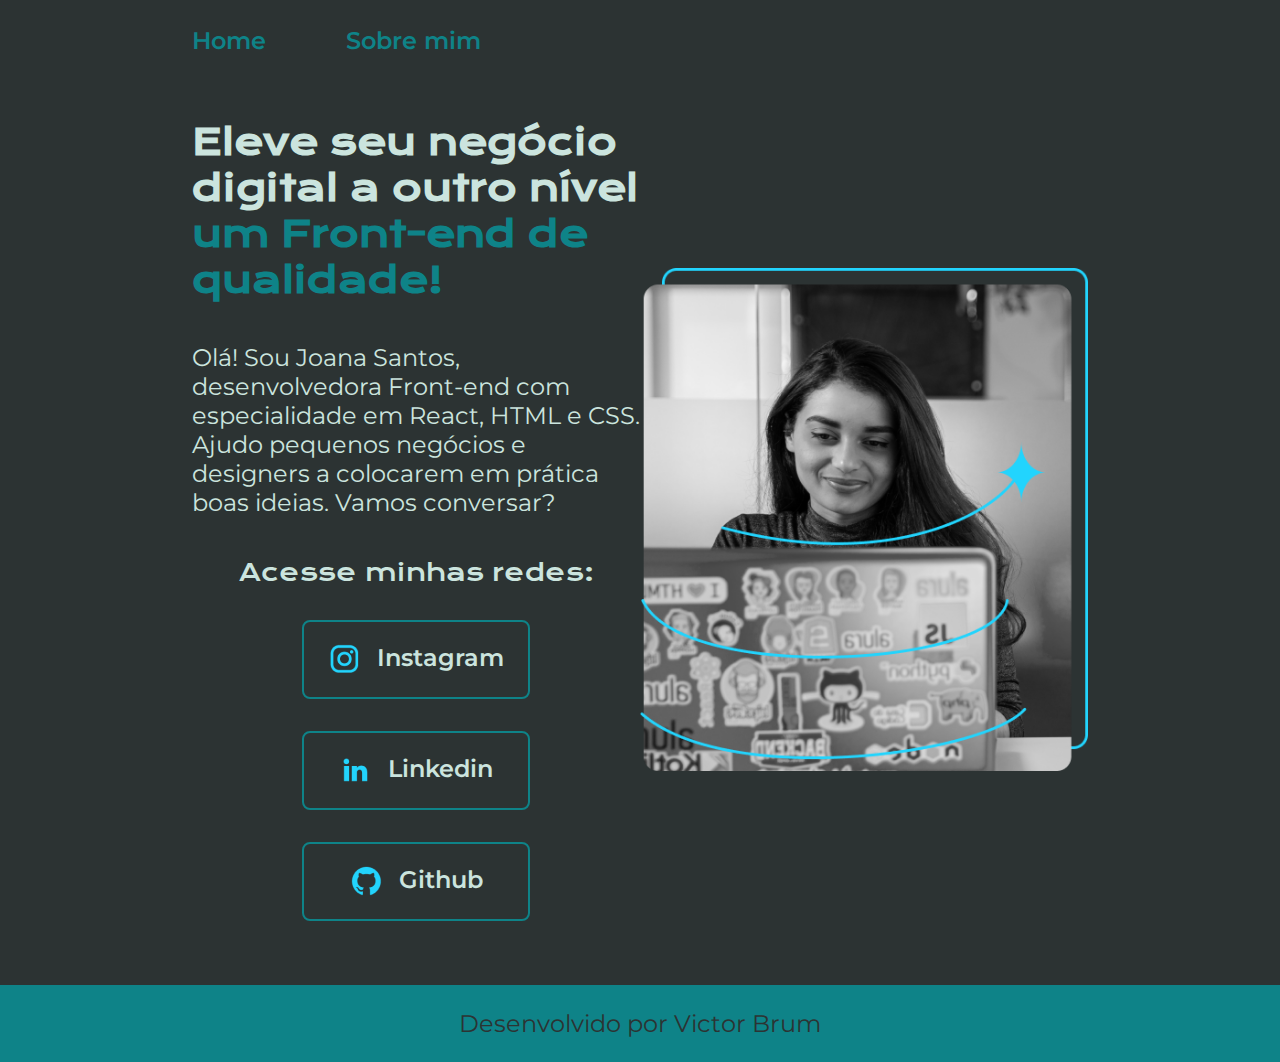
<file: index.html>
<!DOCTYPE html>
<html lang="pt-br">
<head>
    <meta charset="UTF-8">
    <meta http-equiv="X-UA-Compatible" content="IE=edge">
    <meta name="viewport" content="width=device-width, initial-scale=1.0">
    <title>Portfólio</title>
    <link rel="stylesheet" href="./styles/style.css">
</head>
<body>
    <header class="cabecalho">
        <nav class="cabecalho__menu">
            <a class="cabecalho__menu__link" href="index.html">Home</a>
            <a class="cabecalho__menu__link" href="about.html">Sobre mim</a>
        </nav>
    </header>
    <main class="apresentacao">
        <section class="apresentacao__conteudo">
            <h1 class="apresentacao__conteudo__titulo">Eleve seu negócio digital a outro nível <strong class="titulo-destaque"> um Front-end de qualidade!</strong></h1>
            <p class="apresentacao__conteudo__texto">Olá! Sou Joana Santos, desenvolvedora Front-end com especialidade em React, HTML e CSS. Ajudo pequenos negócios e designers a colocarem em prática boas ideias. Vamos conversar?</p>
            <div class="apresentacao__links">
                <h2 class="apresentacao__links__subtitulo">Acesse minhas redes:</h2>
                <a class="apresentacao__links__navegacao" href="https://instagram.com"><img src="./Assets/instagram.png">Instagram</a>
                <a class="apresentacao__links__navegacao" href="https://linkedin.com"><img src="./Assets/linkedin.png">Linkedin</a>
                <a class="apresentacao__links__navegacao" href="https://github.com"><img src="./Assets/github.png">Github</a>
            </div>
        </section>
                <img class="apresentacao__imagem" src="./Assets/Imagem.png" alt="Foto da Joana Santos programando">
    </main>
    <footer class="rodape">
        <p>Desenvolvido por Victor Brum</p>
    </footer>
</body>
</html>
</file>
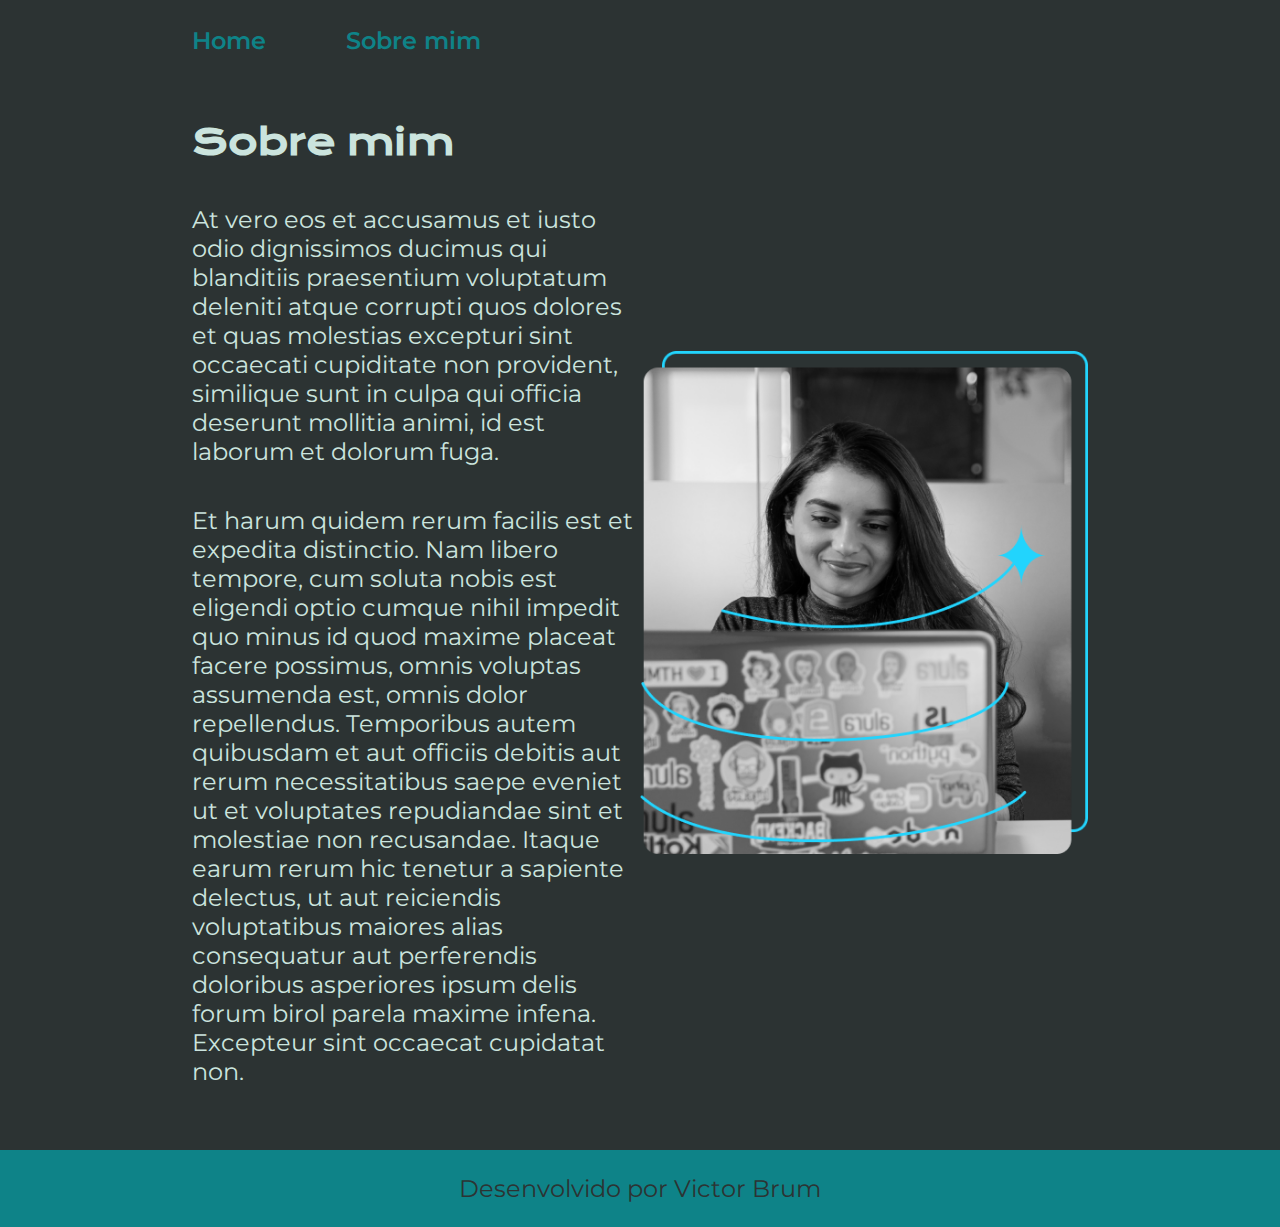
<file: about.html>
<!DOCTYPE html>
<html lang="pt-br">
<head>
    <meta charset="UTF-8">
    <meta http-equiv="X-UA-Compatible" content="IE=edge">
    <meta name="viewport" content="width=device-width, initial-scale=1.0">
    <title>Sobre mim</title>
    <link rel="stylesheet" href="./styles/style.css">
</head>
<body>
    <header class="cabecalho">
        <nav class="cabecalho__menu">
            <a class="cabecalho__menu__link" href="index.html">Home</a>
            <a class="cabecalho__menu__link" href="about.html">Sobre mim</a>
        </nav>
    </header>
    <main class="apresentacao">
        <section class="apresentacao__conteudo">
            <h1 class="apresentacao__conteudo__titulo">Sobre mim</h1>
            <p class="apresentacao__conteudo__texto">At vero eos et accusamus et iusto odio dignissimos ducimus qui blanditiis praesentium voluptatum deleniti atque corrupti quos dolores et quas molestias excepturi sint occaecati cupiditate non provident, similique sunt in culpa qui officia deserunt mollitia animi, id est laborum et dolorum fuga.</p>
            <p class="apresentacao__conteudo__texto">Et harum quidem rerum facilis est et expedita distinctio. Nam libero tempore, cum soluta nobis est eligendi optio cumque nihil impedit quo minus id quod maxime placeat facere possimus, omnis voluptas assumenda est, omnis dolor repellendus. Temporibus autem quibusdam et aut officiis debitis aut rerum necessitatibus saepe eveniet ut et voluptates repudiandae sint et molestiae non recusandae. Itaque earum rerum hic tenetur a sapiente delectus, ut aut reiciendis voluptatibus maiores alias consequatur aut perferendis doloribus asperiores ipsum delis forum birol parela maxime infena. Excepteur sint occaecat cupidatat non.</p>
        </section>
        <img class="apresentacao__imagem" src="./Assets/Imagem.png" alt="Foto da Joana Santos programando">
    </main>
    <footer class="rodape">
        <p>Desenvolvido por Victor Brum</p>
    </footer>
</body>
</html>
</file>
<file: styles/style.css>
@import url('https://fonts.googleapis.com/css2?family=Krona+One&family=Montserrat:wght@400;600&display=swap');

:root{
    --cor-primaria:#2C3333;
    --cor-secundaria:#CBE4DE;
    --cor-terciaria:#0E8388;
    --cor-hover:#2E4F4F;

    --fonte-primaria:'Krona One', sans-serif;
    --fonte-secundaria:'Montserrat', sans-serif;
}
*{
    margin: 0;
    padding: 0;
}

body{
    /* height: 100vh; */
    box-sizing: border-box;
    background-color: var(--cor-primaria);
    color:var(--cor-secundaria);
}

.cabecalho__menu{
    display: flex;
    gap: 80px;
    padding: 2% 0 0 15%;
}

.cabecalho__menu__link{
    font-family: var(--fonte-secundaria);
    font-size: 1.5rem;
    font-weight: 600;
    color: var(--cor-terciaria);
    text-decoration: none;
}

.apresentacao{
    padding: 5% 15%;
    display: flex;
    align-items: center;
    justify-content: space-between;
}

.apresentacao__conteudo{
    width: 50%;
    display: flex;
    flex-direction: column;
    gap: 40px;
}

.apresentacao__conteudo__titulo{
    font-size: 2.25rem;
    font-family: var(--fonte-primaria);
}

.titulo-destaque{
    color: var(--cor-terciaria);
}

.apresentacao__conteudo__texto{
    font-size: 1.5rem;
    font-family: var(--fonte-secundaria);
}

.apresentacao__links{
    display: flex;
    flex-direction: column;
    align-items: center;
    justify-content: space-between;
    gap: 32px;
}

.apresentacao__links__subtitulo{
    font-family: var(--fonte-primaria);
    font-size: 1.5rem;
    font-weight: 400;
}

.apresentacao__links__navegacao{
    display: flex;
    justify-content: center;
    gap: 16px;
    width: 50%;
    border: 2px solid var(--cor-terciaria);
    border-radius: 8px;
    text-align: center;
    font-family: var(--fonte-secundaria);
    font-weight: 600;
    font-size: 1.5rem;
    padding: 21.5px 0;
    text-decoration: none;
    color: var(--cor-secundaria);  
}

.apresentacao__links__navegacao:hover{
    background-color: var(--cor-hover);
    font-size: 1.62rem;
}

.apresentacao__imagem{
    width: 50%;
}

.rodape{
    background-color:var(--cor-terciaria);
    padding: 24px;
    color: var(--cor-primaria);
    text-align: center;
    font-family: var(--fonte-secundaria);
    font-size: 1.5rem;
    font-weight: 400;
}

@media (max-width: 1200px){
    .cabecalho{
        padding: 10%;
    }

    .cabecalho__menu{
        justify-content: center;
    }

    .apresentacao{
        flex-direction: column-reverse;
        padding: 5%;
    }
    .apresentacao__conteudo{
        width: auto;
    }
    .apresentacao__conteudo__titulo{
        padding: 50px 0 0 0;
    }
    .apresentacao__links__navegacao{
        width: 55%;
    }
}
</file>
